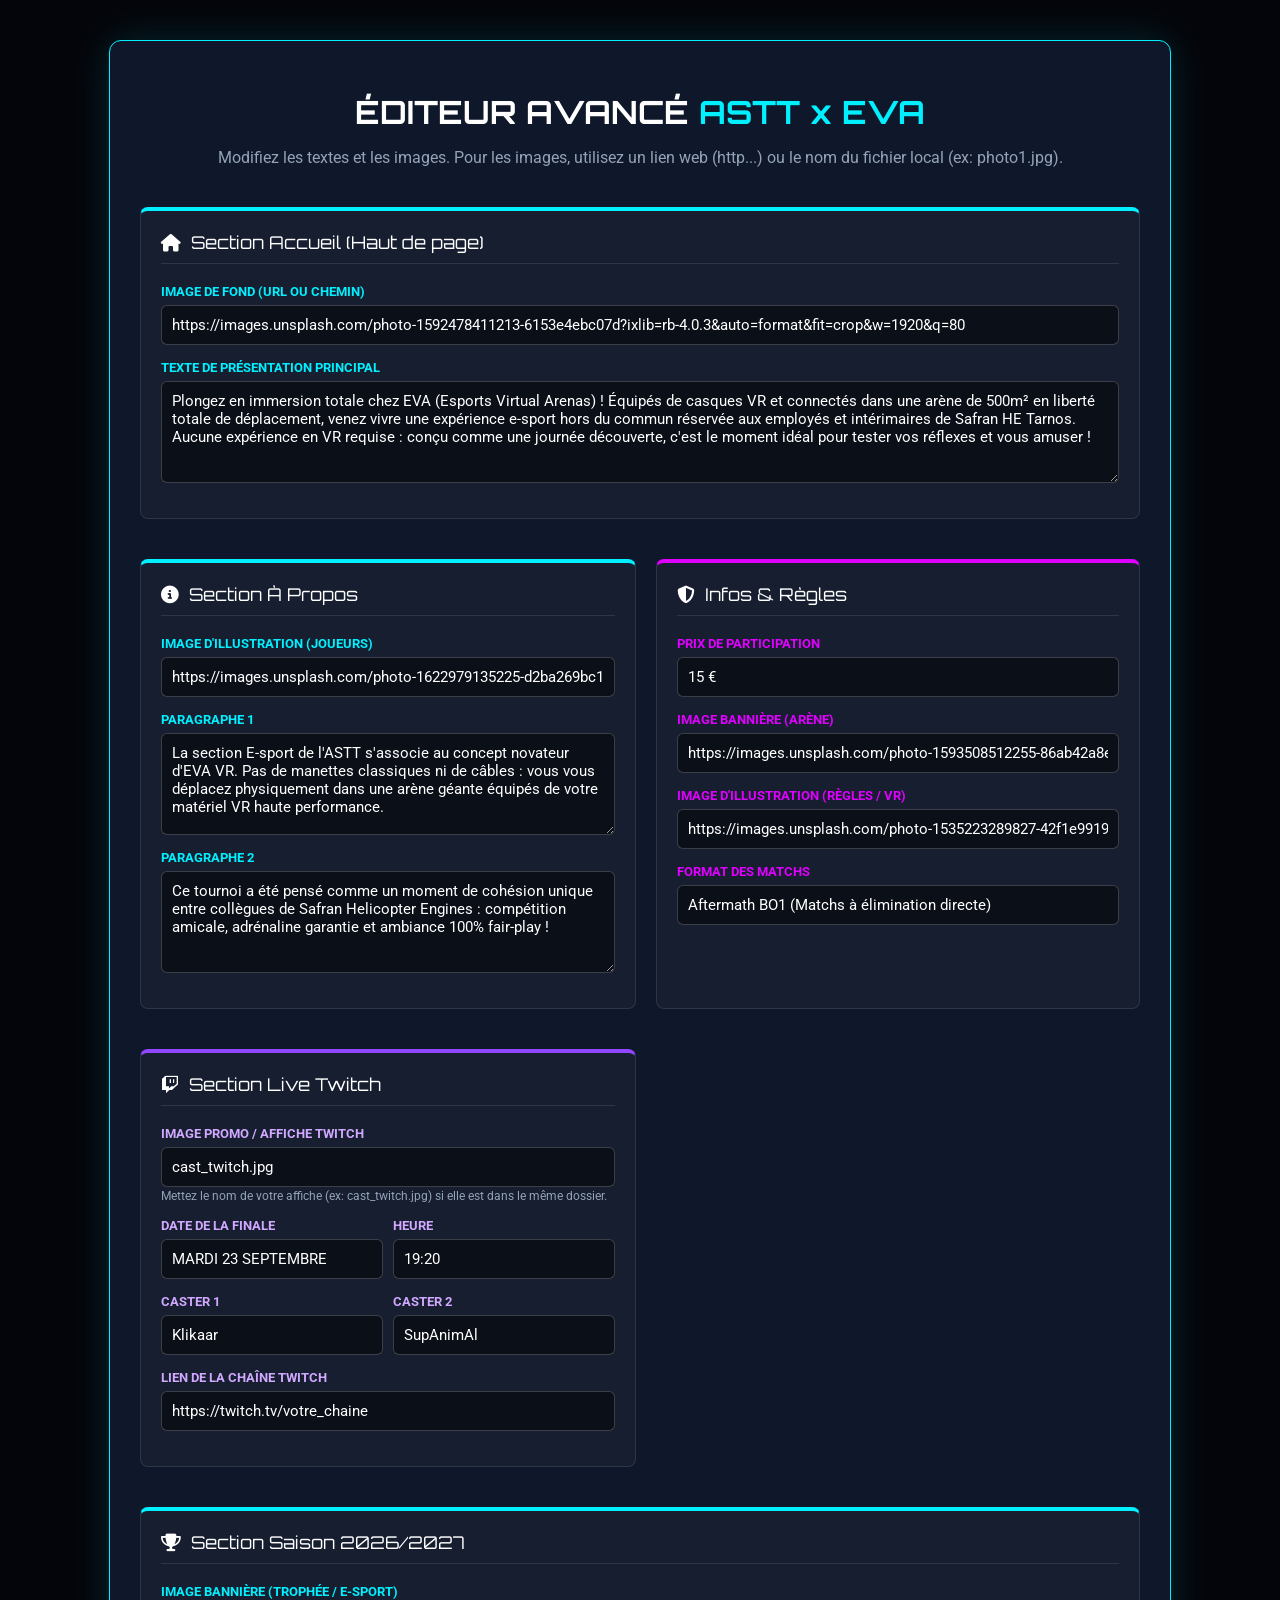
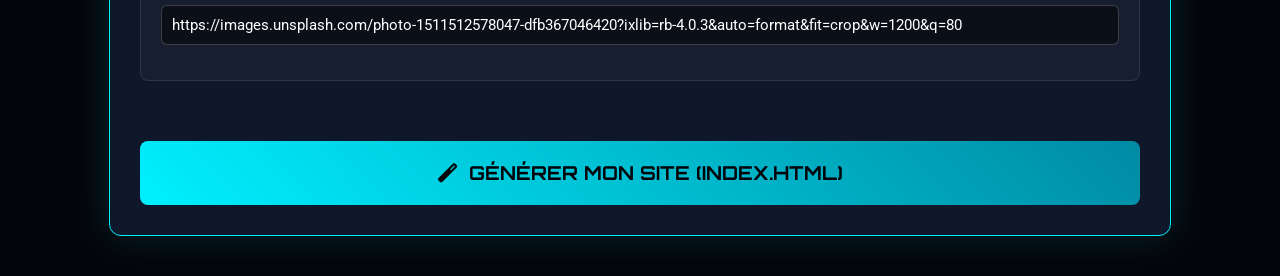
<file: admin.html>
<!DOCTYPE html>
<html lang="fr">
<head>
    <meta charset="UTF-8">
    <meta name="viewport" content="width=device-width, initial-scale=1.0">
    <title>ASTT Admin Pro - Éditeur Avancé</title>
    <link href="https://fonts.googleapis.com/css2?family=Orbitron:wght@700&family=Roboto:wght@400;700&display=swap" rel="stylesheet">
    <link rel="stylesheet" href="https://cdnjs.cloudflare.com/ajax/libs/font-awesome/6.4.0/css/all.min.css">
    <style>
        :root {
            --bg-dark: #04050a;
            --bg-card: #0f172a;
            --cyan: #00f0ff;
            --magenta: #e000ff;
            --twitch: #9146FF;
            --text: #e2e8f0;
        }

        body {
            background-color: var(--bg-dark);
            color: var(--text);
            font-family: 'Roboto', sans-serif;
            padding: 40px 20px;
            margin: 0;
        }

        .admin-container {
            max-width: 1000px;
            margin: 0 auto;
            background: var(--bg-card);
            border: 1px solid var(--cyan);
            border-radius: 12px;
            padding: 30px;
            box-shadow: 0 0 40px rgba(0, 240, 255, 0.15);
        }

        h1 {
            font-family: 'Orbitron', sans-serif;
            color: #fff;
            text-align: center;
            font-size: 2rem;
            margin-bottom: 5px;
        }

        h1 span { color: var(--cyan); }

        p.subtitle {
            text-align: center;
            color: #94a3b8;
            margin-bottom: 40px;
        }

        .editor-grid {
            display: grid;
            grid-template-columns: 1fr 1fr;
            gap: 20px;
        }

        .section-box {
            background: rgba(255, 255, 255, 0.03);
            border: 1px solid rgba(255, 255, 255, 0.1);
            border-top: 4px solid var(--cyan);
            border-radius: 8px;
            padding: 20px;
            margin-bottom: 20px;
        }

        .section-box.magenta { border-top-color: var(--magenta); }
        .section-box.twitch { border-top-color: var(--twitch); }
        .section-box.full-width { grid-column: 1 / -1; }

        .section-title {
            font-family: 'Orbitron', sans-serif;
            font-size: 1.1rem;
            color: #fff;
            margin-bottom: 20px;
            display: flex;
            align-items: center;
            gap: 10px;
            padding-bottom: 10px;
            border-bottom: 1px solid rgba(255,255,255,0.1);
        }

        .form-group {
            display: flex;
            flex-direction: column;
            gap: 6px;
            margin-bottom: 15px;
        }

        label {
            font-weight: 700;
            font-size: 0.8rem;
            color: var(--cyan);
            text-transform: uppercase;
        }
        
        .section-box.magenta label { color: var(--magenta); }
        .section-box.twitch label { color: #d1a8ff; }

        input[type="text"], input[type="url"], textarea {
            background: rgba(0, 0, 0, 0.5);
            border: 1px solid rgba(255, 255, 255, 0.2);
            border-radius: 6px;
            padding: 10px;
            color: #fff;
            font-size: 0.95rem;
            outline: none;
            transition: 0.3s;
            font-family: 'Roboto', sans-serif;
        }

        textarea {
            resize: vertical;
            min-height: 80px;
        }

        input:focus, textarea:focus {
            border-color: var(--cyan);
            box-shadow: 0 0 10px rgba(0, 240, 255, 0.2);
        }

        .help-text {
            font-size: 0.75rem;
            color: #94a3b8;
            margin-top: -4px;
        }

        .btn-generate {
            grid-column: 1 / -1;
            background: linear-gradient(45deg, var(--cyan), #008ba3);
            color: #04050a;
            border: none;
            padding: 20px;
            font-family: 'Orbitron', sans-serif;
            font-weight: 700;
            font-size: 1.2rem;
            border-radius: 8px;
            cursor: pointer;
            transition: 0.3s ease;
            display: flex;
            align-items: center;
            justify-content: center;
            gap: 12px;
            margin-top: 20px;
        }

        .btn-generate:hover {
            box-shadow: 0 0 30px rgba(0, 240, 255, 0.5);
            transform: translateY(-3px);
        }

        @media (max-width: 768px) {
            .editor-grid { grid-template-columns: 1fr; }
        }
    </style>
</head>
<body>

    <div class="admin-container">
        <h1>ÉDITEUR AVANCÉ <span>ASTT x EVA</span></h1>
        <p class="subtitle">Modifiez les textes et les images. Pour les images, utilisez un lien web (http...) ou le nom du fichier local (ex: photo1.jpg).</p>

        <form id="editorForm" class="editor-grid">
            
            <!-- SECTION ACCUEIL (HERO) -->
            <div class="section-box full-width">
                <div class="section-title"><i class="fas fa-home"></i> Section Accueil (Haut de page)</div>
                <div class="form-group">
                    <label>Image de fond (URL ou chemin)</label>
                    <input type="text" id="heroBg" value="https://images.unsplash.com/photo-1592478411213-6153e4ebc07d?ixlib=rb-4.0.3&auto=format&fit=crop&w=1920&q=80">
                </div>
                <div class="form-group">
                    <label>Texte de présentation principal</label>
                    <textarea id="heroDesc">Plongez en immersion totale chez EVA (Esports Virtual Arenas) ! Équipés de casques VR et connectés dans une arène de 500m² en liberté totale de déplacement, venez vivre une expérience e-sport hors du commun réservée aux employés et intérimaires de Safran HE Tarnos.
Aucune expérience en VR requise : conçu comme une journée découverte, c'est le moment idéal pour tester vos réflexes et vous amuser !</textarea>
                </div>
            </div>

            <!-- SECTION À PROPOS -->
            <div class="section-box">
                <div class="section-title"><i class="fas fa-info-circle"></i> Section À Propos</div>
                <div class="form-group">
                    <label>Image d'illustration (Joueurs)</label>
                    <input type="text" id="aboutImg" value="https://images.unsplash.com/photo-1622979135225-d2ba269bc1bd?ixlib=rb-4.0.3&auto=format&fit=crop&w=1000&q=80">
                </div>
                <div class="form-group">
                    <label>Paragraphe 1</label>
                    <textarea id="aboutP1">La section E-sport de l'ASTT s'associe au concept novateur d'EVA VR. Pas de manettes classiques ni de câbles : vous vous déplacez physiquement dans une arène géante équipés de votre matériel VR haute performance.</textarea>
                </div>
                <div class="form-group">
                    <label>Paragraphe 2</label>
                    <textarea id="aboutP2">Ce tournoi a été pensé comme un moment de cohésion unique entre collègues de Safran Helicopter Engines : compétition amicale, adrénaline garantie et ambiance 100% fair-play !</textarea>
                </div>
            </div>

            <!-- SECTION INFOS & RÈGLES -->
            <div class="section-box magenta">
                <div class="section-title"><i class="fas fa-shield-alt"></i> Infos & Règles</div>
                <div class="form-group">
                    <label>Prix de participation</label>
                    <input type="text" id="price" value="15 €">
                </div>
                <div class="form-group">
                    <label>Image bannière (Arène)</label>
                    <input type="text" id="arenaImg" value="https://images.unsplash.com/photo-1593508512255-86ab42a8e620?ixlib=rb-4.0.3&auto=format&fit=crop&w=1200&q=80">
                </div>
                <div class="form-group">
                    <label>Image d'illustration (Règles / VR)</label>
                    <input type="text" id="rulesImg" value="https://images.unsplash.com/photo-1535223289827-42f1e9919769?ixlib=rb-4.0.3&auto=format&fit=crop&w=1000&q=80">
                </div>
                <div class="form-group">
                    <label>Format des matchs</label>
                    <input type="text" id="format" value="Aftermath BO1 (Matchs à élimination directe)">
                </div>
            </div>

            <!-- SECTION TWITCH -->
            <div class="section-box twitch">
                <div class="section-title"><i class="fab fa-twitch"></i> Section Live Twitch</div>
                <div class="form-group">
                    <label>Image Promo / Affiche Twitch</label>
                    <input type="text" id="twitchImg" value="cast_twitch.jpg">
                    <span class="help-text">Mettez le nom de votre affiche (ex: cast_twitch.jpg) si elle est dans le même dossier.</span>
                </div>
                <div style="display: grid; grid-template-columns: 1fr 1fr; gap: 10px;">
                    <div class="form-group">
                        <label>Date de la Finale</label>
                        <input type="text" id="twitchDate" value="MARDI 23 SEPTEMBRE">
                    </div>
                    <div class="form-group">
                        <label>Heure</label>
                        <input type="text" id="twitchTime" value="19:20">
                    </div>
                </div>
                <div style="display: grid; grid-template-columns: 1fr 1fr; gap: 10px;">
                    <div class="form-group">
                        <label>Caster 1</label>
                        <input type="text" id="caster1" value="Klikaar">
                    </div>
                    <div class="form-group">
                        <label>Caster 2</label>
                        <input type="text" id="caster2" value="SupAnimAl">
                    </div>
                </div>
                <div class="form-group">
                    <label>Lien de la chaîne Twitch</label>
                    <input type="text" id="twitchUrl" value="https://twitch.tv/votre_chaine">
                </div>
            </div>

            <!-- SECTION SAISON 2026 -->
            <div class="section-box full-width">
                <div class="section-title"><i class="fas fa-trophy"></i> Section Saison 2026/2027</div>
                <div class="form-group">
                    <label>Image bannière (Trophée / E-sport)</label>
                    <input type="text" id="seasonImg" value="https://images.unsplash.com/photo-1511512578047-dfb367046420?ixlib=rb-4.0.3&auto=format&fit=crop&w=1200&q=80">
                </div>
            </div>

            <button type="button" class="btn-generate" onclick="generateAndDownload()">
                <i class="fas fa-magic"></i> GÉNÉRER MON SITE (INDEX.HTML)
            </button>
        </form>
    </div>

    <script>
        function generateAndDownload() {
            // Récupération des valeurs
            const heroBg = document.getElementById('heroBg').value;
            const heroDesc = document.getElementById('heroDesc').value.replace(/\n/g, '<br>');
            const aboutImg = document.getElementById('aboutImg').value;
            const aboutP1 = document.getElementById('aboutP1').value;
            const aboutP2 = document.getElementById('aboutP2').value;
            const price = document.getElementById('price').value;
            const arenaImg = document.getElementById('arenaImg').value;
            const rulesImg = document.getElementById('rulesImg').value;
            const format = document.getElementById('format').value;
            
            const twitchImg = document.getElementById('twitchImg').value;
            const twitchDate = document.getElementById('twitchDate').value;
            const twitchTime = document.getElementById('twitchTime').value;
            const caster1 = document.getElementById('caster1').value;
            const caster2 = document.getElementById('caster2').value;
            const twitchUrl = document.getElementById('twitchUrl').value;
            const seasonImg = document.getElementById('seasonImg').value;

            // Template HTML mis à jour dynamiquement
            const htmlContent = `<!DOCTYPE html>
<html lang="fr">
<head>
    <meta charset="UTF-8">
    <meta name="viewport" content="width=device-width, initial-scale=1.0">
    <title>ASTT E-sport x Safran - Tournoi VR chez EVA</title>
    <link rel="stylesheet" href="style.css">
    <link href="https://fonts.googleapis.com/css2?family=Orbitron:wght@400;700;900&family=Rajdhani:wght@600;700&family=Roboto:wght@300;400;700&display=swap" rel="stylesheet">
    <link rel="stylesheet" href="https://cdnjs.cloudflare.com/ajax/libs/font-awesome/6.4.0/css/all.min.css">
    <style>
        .hero-eva { background: url('${heroBg}') center/cover no-repeat fixed; }
    </style>
</head>
<body class="eva-theme">

    <header id="navbar">
        <a href="#hero" class="logo">ASTT <span>E-SPORT</span> <span class="eva-tag-nav">x EVA VR</span></a>
        <nav>
            <ul class="nav-links">
                <li><a href="#hero">Accueil</a></li>
                <li><a href="#about">À propos</a></li>
                <li><a href="#infos">Infos</a></li>
                <li><a href="#rules">Règles</a></li>
                <li><a href="#twitch" class="nav-twitch"><i class="fab fa-twitch"></i> Live Twitch</a></li>
                <li><a href="#season2026">Saison 26/27</a></li>
            </ul>
        </nav>
        <a href="#register" class="cta-btn pulse-btn"><i class="fas fa-crosshair"></i> S'inscrire</a>
        <button class="burger" aria-label="Menu"><i class="fas fa-bars"></i></button>
    </header>

    <section id="hero" class="hero-eva">
        <div class="hero-overlay"></div>
        <div class="hero-grid-pattern"></div>
        <div class="hero-content">
            <span class="badge badge-eva"><i class="fas fa-vr-cardboard"></i> ARÈNE EVA VR • 100% Débutants</span>
            <h1>TOURNOI E-SPORT VR <span>SAFRAN</span></h1>
            <p>${heroDesc}</p>
            <div class="hero-buttons">
                <a href="#infos" class="btn-primary"><i class="fas fa-play"></i> Entrer dans l'Arène</a>
                <a href="#rules" class="btn-secondary"><i class="fas fa-shield-alt"></i> Voir les règles</a>
            </div>
        </div>
    </section>

    <section id="about" class="section-padding eva-grid-bg">
        <div class="container reveal">
            <div class="section-header">
                <span class="section-tag"><i class="fas fa-microchip"></i> IMMERSION ULTIME</span>
                <h2 class="section-title">L'Esprit <span>ASTT x EVA</span></h2>
            </div>
            <div class="about-grid">
                <div class="about-text">
                    <p class="text-intro"><strong>${aboutP1}</strong></p>
                    <p class="text-intro">${aboutP2}</p>
                </div>
                <div class="about-image-wrapper img-hud-frame">
                    <img src="${aboutImg}" alt="Joueurs en arène VR EVA" class="section-img">
                    <div class="img-badge"><i class="fas fa-walking"></i> Déplacement 100% Libre</div>
                </div>
            </div>
        </div>
    </section>

    <section id="infos" class="section-padding bg-darker">
        <div class="container">
            <div class="section-header reveal">
                <span class="section-tag">INFORMATIONS ÉVÉNEMENT</span>
                <h2 class="section-title">Informations <span>Clés</span></h2>
            </div>
            <div class="info-grid">
                <div class="info-card reveal hud-card">
                    <div class="card-icon-wrapper"><i class="fas fa-id-badge card-icon"></i></div>
                    <h3>Accès Restreint</h3>
                    <p>Exclusivement réservé au personnel Safran Helicopter Engines.</p>
                </div>
                <div class="info-card reveal hud-card">
                    <div class="card-icon-wrapper"><i class="fas fa-vr-cardboard card-icon"></i></div>
                    <h3>Arène Free-Roam</h3>
                    <p>Déplacements libres à 100% sans câbles sur 500m² d'arène.</p>
                </div>
                <div class="info-card reveal hud-card">
                    <div class="card-icon-wrapper"><i class="fas fa-ticket-alt card-icon"></i></div>
                    <h3>Tarif</h3>
                    <p class="price">${price}</p>
                    <p>Frais de participation</p>
                </div>
                <div class="info-card reveal hud-card">
                    <div class="card-icon-wrapper"><i class="fas fa-users card-icon"></i></div>
                    <h3>Places Limitées</h3>
                    <p>Inscrivez votre escouade pour garantir votre créneau !</p>
                </div>
            </div>

            <div class="arena-banner reveal img-hud-frame">
                <img src="${arenaImg}" alt="Arène EVA VR" class="banner-img">
                <div class="banner-overlay">
                    <div class="banner-caption">
                        <h3><i class="fas fa-map-marker-alt"></i> Arène EVA Tarnos</h3>
                        <p>500 m² de terrain de jeu futuriste en lumière noire et marquage numérique</p>
                    </div>
                </div>
            </div>
        </div>
    </section>

    <section id="rules" class="section-padding eva-grid-bg">
        <div class="container reveal">
            <div class="section-header">
                <span class="section-tag">SÉCURITÉ & FAIR-PLAY</span>
                <h2 class="section-title">Les Règles de <span>L'Arène</span></h2>
            </div>
            <div class="rules-grid">
                <ul class="rules-list">
                    <li><i class="fas fa-check-circle"></i> <span><strong>Respect & Fair-play :</strong> Esprit d'équipe exigé. Tout comportement dangereux dans l'arène est proscrit.</span></li>
                    <li><i class="fas fa-check-circle"></i> <span><strong>Équipement fourni :</strong> Casque VR et fusil haptique fournis et calibrés.</span></li>
                    <li><i class="fas fa-check-circle"></i> <span><strong>Ponctualité Briefing :</strong> Arrivez 15 minutes avant votre créneau pour le briefing de sécurité.</span></li>
                    <li><i class="fas fa-check-circle"></i> <span><strong>Format :</strong> ${format}.</span></li>
                </ul>
                <div class="rules-image-wrapper img-hud-frame">
                    <img src="${rulesImg}" alt="Matériel VR" class="section-img">
                    <div class="img-badge magenta-badge"><i class="fas fa-crosshair"></i> Matériel Pro Calibré</div>
                </div>
            </div>
        </div>
    </section>

    <section id="twitch" class="section-padding bg-darker twitch-section-wrapper">
        <div class="container reveal">
            <div class="section-header">
                <span class="section-tag twitch-tag"><i class="fab fa-twitch"></i> TRANSMISSION EN DIRECT</span>
                <h2 class="section-title">Rendez-vous sur <span>Twitch</span></h2>
            </div>
            <div class="twitch-card">
                <div class="twitch-img-container">
                    <img src="${twitchImg}" alt="Affiche Finale Twitch" class="twitch-promo-img">
                    <div class="twitch-overlay-badge"><i class="fas fa-circle"></i> CANAL OFFICIEL EVA</div>
                </div>
                <div class="twitch-details">
                    <div class="twitch-badge"><i class="fab fa-twitch"></i> LIVE EVENT VR</div>
                    <div class="date-block">
                        <span class="day">${twitchDate}</span>
                        <span class="time"><i class="far fa-clock"></i> À ${twitchTime} (Heure de Paris)</span>
                    </div>
                    <div class="casters-box">
                        <span class="casters-title"><i class="fas fa-microphone-alt"></i> Aux commentaires :</span>
                        <p class="casters-names">Le grand <span class="caster-highlight">${caster1}</span> & notre champion SAFRAN <span class="caster-highlight">${caster2}</span></p>
                    </div>
                    <div class="support-text">
                        <h3>VENEZ TOUS SOUTENIR VOTRE ÉQUIPE !</h3>
                        <p>Rejoignez le chat, soutenez vos collègues et vivez la finale comme si vous y étiez.</p>
                    </div>
                    <div class="twitch-actions">
                        <a href="${twitchUrl}" target="_blank" class="btn-twitch pulse-twitch"><i class="fab fa-twitch"></i> REJOINDRE LE DIRECT</a>
                    </div>
                </div>
            </div>
        </div>
    </section>

    <section id="season2026" class="section-padding eva-grid-bg">
        <div class="container reveal">
            <div class="section-header">
                <span class="section-tag">PERSPECTIVES</span>
                <h2 class="section-title">Saison <span>2026/2027</span></h2>
            </div>
            <div class="season-highlight-banner img-hud-frame reveal">
                <img src="${seasonImg}" alt="Compétition E-sport" class="banner-img">
                <div class="banner-overlay">
                    <div class="banner-caption">
                        <h3><i class="fas fa-trophy"></i> Deviens Membre ASTT E-Sport</h3>
                        <p>Participe aux entraînements réguliers et représente Safran !</p>
                    </div>
                </div>
            </div>
        </div>
    </section>

    <footer class="footer">
        <div class="container footer-content">
            <div class="footer-logo">ASTT <span>E-SPORT</span> <small class="eva-foot-sub">x EVA VR</small></div>
            <div class="footer-socials">
                <a href="${twitchUrl}" class="social-link" title="Twitch" target="_blank"><i class="fab fa-twitch"></i></a>
            </div>
        </div>
        <div class="footer-bottom text-center">
            <p>&copy; 2026 ASTT E-sport. Événement non-officiel organisé pour les collaborateurs de Safran Helicopter Engines.</p>
        </div>
    </footer>

    <script src="script.js"><\/script>
</body>
</html>`;

            // Téléchargement
            const blob = new Blob([htmlContent], { type: 'text/html' });
            const link = document.createElement('a');
            link.href = URL.createObjectURL(blob);
            link.download = 'index.html';
            link.click();
        }
    </script>
</body>
</html>
</file>
<file: style.css>
/* ==========================================================================
   VARIABLES & DESIGN SYSTEM (INSPIRÉ DE L'ESTHÉTIQUE EVA VR & CYBER)
   ========================================================================== */
   :root {
    /* Couleurs Principales EVA (Neon Cyan & VR Magenta) */
    --primary-color: #00f0ff;
    --primary-dark: #008ba3;
    --eva-magenta: #e000ff;
    --accent-gold: #ffb703;
    
    /* Touche Violette Twitch */
    --twitch-purple: #9146FF;
    --twitch-dark-purple: #6441a5;
    --twitch-glow: rgba(145, 70, 255, 0.45);

    /* Arrière-plans foncés style Arène EVA */
    --bg-dark: #090c15;
    --bg-darker: #04050a;
    --bg-card: rgba(15, 23, 42, 0.65);
    
    --text-main: #e2e8f0;
    --text-light: #94a3b8;
    --white: #ffffff;
    
    --font-heading: 'Orbitron', sans-serif;
    --font-subheading: 'Rajdhani', sans-serif;
    --font-body: 'Roboto', sans-serif;
}

* {
    margin: 0;
    padding: 0;
    box-sizing: border-box;
}

html {
    scroll-behavior: smooth;
}

body.eva-theme {
    background-color: var(--bg-darker);
    color: var(--text-main);
    font-family: var(--font-body);
    line-height: 1.6;
    overflow-x: hidden;
}

.container {
    max-width: 1200px;
    margin: 0 auto;
    padding: 0 20px;
}

.section-padding {
    padding: 95px 0;
}

.bg-dark {
    background-color: var(--bg-dark);
}

.bg-darker {
    background-color: var(--bg-darker);
}

.text-center {
    text-align: center;
}

.text-intro {
    font-size: 1.05rem;
    color: var(--text-light);
    line-height: 1.7;
    margin-bottom: 15px;
}

/* ==========================================================================
   FOND QUADRILLAGE DIGITALE "EVA VR GRID"
   ========================================================================== */
.eva-grid-bg {
    position: relative;
    background-color: var(--bg-dark);
    background-image: 
        linear-gradient(to right, rgba(0, 240, 255, 0.04) 1px, transparent 1px),
        linear-gradient(to bottom, rgba(0, 240, 255, 0.04) 1px, transparent 1px);
    background-size: 50px 50px;
}

/* ==========================================================================
   TITRES & EN-TÊTES DE SECTION
   ========================================================================== */
.section-header {
    text-align: center;
    margin-bottom: 50px;
}

.section-tag {
    font-family: var(--font-subheading);
    font-size: 0.95rem;
    color: var(--primary-color);
    letter-spacing: 3px;
    font-weight: 700;
    text-transform: uppercase;
    display: inline-block;
    margin-bottom: 8px;
}

.twitch-tag {
    color: var(--twitch-purple);
}

.section-title {
    font-family: var(--font-heading);
    font-size: 2.3rem;
    text-transform: uppercase;
    color: var(--white);
    letter-spacing: 2px;
}

.section-title span {
    color: var(--primary-color);
    text-shadow: 0 0 15px rgba(0, 240, 255, 0.5);
}

/* ==========================================================================
   NAVIGATION
   ========================================================================== */
header, #navbar {
    position: fixed;
    top: 0;
    left: 0;
    width: 100%;
    background: rgba(4, 5, 10, 0.88);
    backdrop-filter: blur(14px);
    -webkit-backdrop-filter: blur(14px);
    z-index: 1000;
    border-bottom: 1px solid rgba(0, 240, 255, 0.1);
    padding: 18px 50px;
    display: flex;
    justify-content: space-between;
    align-items: center;
    transition: 0.3s ease;
}

header.scrolled {
    padding: 13px 50px;
    box-shadow: 0 4px 25px rgba(0, 0, 0, 0.8);
    border-bottom-color: rgba(0, 240, 255, 0.25);
}

.logo {
    font-family: var(--font-heading);
    font-size: 1.4rem;
    font-weight: 900;
    color: var(--white);
    text-decoration: none;
    letter-spacing: 1px;
    display: flex;
    align-items: center;
    gap: 8px;
}

.logo span {
    color: var(--primary-color);
}

.eva-tag-nav {
    font-size: 0.75rem;
    background: rgba(224, 0, 255, 0.15);
    border: 1px solid var(--eva-magenta);
    color: var(--eva-magenta);
    padding: 2px 8px;
    border-radius: 4px;
    font-family: var(--font-subheading);
}

.nav-links {
    display: flex;
    align-items: center;
    list-style: none;
    gap: 25px;
}

.nav-links a {
    color: var(--text-light);
    text-decoration: none;
    font-family: var(--font-subheading);
    font-size: 1.05rem;
    font-weight: 600;
    text-transform: uppercase;
    transition: 0.3s ease;
}

.nav-links a:hover {
    color: var(--primary-color);
}

.nav-links a.nav-twitch {
    color: var(--twitch-purple);
    border: 1px solid rgba(145, 70, 255, 0.4);
    padding: 6px 14px;
    border-radius: 20px;
    background: rgba(145, 70, 255, 0.1);
}

.nav-links a.nav-twitch:hover {
    background: var(--twitch-purple);
    color: var(--white);
    box-shadow: 0 0 15px var(--twitch-glow);
}

.burger {
    display: none;
    background: none;
    border: none;
    color: var(--white);
    font-size: 1.5rem;
    cursor: pointer;
}

/* ==========================================================================
   BOUTONS & CTA
   ========================================================================== */
.btn-primary, .cta-btn {
    display: inline-flex;
    align-items: center;
    gap: 10px;
    background: linear-gradient(45deg, var(--primary-color), var(--primary-dark));
    color: var(--bg-darker);
    padding: 14px 28px;
    text-decoration: none;
    font-family: var(--font-heading);
    font-weight: 700;
    font-size: 0.95rem;
    border-radius: 6px;
    transition: 0.3s ease;
    text-transform: uppercase;
    border: none;
    cursor: pointer;
}

.btn-primary:hover, .cta-btn:hover {
    box-shadow: 0 0 25px rgba(0, 240, 255, 0.7);
    transform: translateY(-3px);
    color: var(--bg-darker);
}

.btn-secondary {
    display: inline-flex;
    align-items: center;
    gap: 10px;
    background: rgba(255, 255, 255, 0.03);
    border: 1px solid rgba(224, 0, 255, 0.4);
    color: var(--white);
    padding: 14px 28px;
    text-decoration: none;
    font-family: var(--font-heading);
    font-weight: 700;
    font-size: 0.95rem;
    border-radius: 6px;
    transition: 0.3s ease;
    text-transform: uppercase;
}

.btn-secondary:hover {
    background: rgba(224, 0, 255, 0.2);
    border-color: var(--eva-magenta);
    box-shadow: 0 0 20px rgba(224, 0, 255, 0.4);
    color: var(--white);
    transform: translateY(-3px);
}

.pulse-btn {
    animation: pulse 2.5s infinite;
}

@keyframes pulse {
    0% { box-shadow: 0 0 0 0 rgba(0, 240, 255, 0.7); }
    70% { box-shadow: 0 0 0 15px rgba(0, 240, 255, 0); }
    100% { box-shadow: 0 0 0 0 rgba(0, 240, 255, 0); }
}

/* ==========================================================================
   HERO SECTION
   ========================================================================== */
.hero-eva {
    position: relative;
    padding: 180px 20px 110px;
    display: flex;
    align-items: center;
    justify-content: center;
    text-align: center;
    min-height: 90vh;
    background: url('https://images.unsplash.com/photo-1592478411213-6153e4ebc07d?ixlib=rb-4.0.3&auto=format&fit=crop&w=1920&q=80') center/cover no-repeat fixed;
    overflow: hidden;
}

.hero-overlay {
    position: absolute;
    top: 0;
    left: 0;
    width: 100%;
    height: 100%;
    background: 
        radial-gradient(circle at center, rgba(14, 11, 28, 0.65) 0%, rgba(4, 5, 10, 0.95) 85%),
        linear-gradient(180deg, rgba(4, 5, 10, 0.5) 0%, rgba(4, 5, 10, 1) 100%);
    z-index: 1;
}

.hero-grid-pattern {
    position: absolute;
    top: 0;
    left: 0;
    width: 100%;
    height: 100%;
    background-image: 
        linear-gradient(to right, rgba(0, 240, 255, 0.05) 1px, transparent 1px),
        linear-gradient(to bottom, rgba(224, 0, 255, 0.05) 1px, transparent 1px);
    background-size: 60px 60px;
    z-index: 1;
    pointer-events: none;
}

.hero-content {
    position: relative;
    z-index: 2;
    max-width: 880px;
}

.badge-eva {
    display: inline-flex;
    align-items: center;
    gap: 8px;
    background: rgba(0, 240, 255, 0.1);
    border: 1px solid var(--primary-color);
    color: var(--primary-color);
    font-family: var(--font-subheading);
    font-weight: 700;
    padding: 6px 20px;
    border-radius: 30px;
    font-size: 0.9rem;
    margin-bottom: 25px;
    letter-spacing: 1.5px;
    box-shadow: 0 0 15px rgba(0, 240, 255, 0.25);
}

.hero-eva h1 {
    font-family: var(--font-heading);
    font-size: 3.6rem;
    color: var(--white);
    text-transform: uppercase;
    line-height: 1.1;
    margin-bottom: 20px;
}

.hero-eva h1 span {
    color: var(--primary-color);
    text-shadow: 0 0 20px rgba(0, 240, 255, 0.6);
}

.hero-eva p {
    font-size: 1.15rem;
    color: var(--text-main);
    margin-bottom: 35px;
    max-width: 780px;
    margin-left: auto;
    margin-right: auto;
    line-height: 1.7;
}

.hero-buttons {
    display: flex;
    justify-content: center;
    gap: 20px;
    flex-wrap: wrap;
}

/* ==========================================================================
   STYLE DES PHOTOS AVEC CADRE "HUD CYBER"
   ========================================================================== */
.img-hud-frame {
    position: relative;
    border-radius: 12px;
    overflow: hidden;
    border: 1px solid rgba(0, 240, 255, 0.3);
    box-shadow: 0 0 25px rgba(0, 240, 255, 0.15);
    transition: 0.4s ease;
}

.img-hud-frame:hover {
    border-color: var(--primary-color);
    box-shadow: 0 0 35px rgba(0, 240, 255, 0.35);
    transform: translateY(-4px);
}

.section-img {
    width: 100%;
    height: 100%;
    object-fit: cover;
    display: block;
}

.img-badge {
    position: absolute;
    bottom: 15px;
    left: 15px;
    background: rgba(4, 5, 10, 0.85);
    border: 1px solid var(--primary-color);
    color: var(--primary-color);
    font-family: var(--font-subheading);
    font-weight: 700;
    font-size: 0.85rem;
    padding: 6px 14px;
    border-radius: 6px;
    backdrop-filter: blur(8px);
}

.magenta-badge {
    border-color: var(--eva-magenta);
    color: var(--eva-magenta);
}

/* ==========================================================================
   SECTION À PROPOS (GRID AVEC PHOTO)
   ========================================================================== */
.about-grid {
    display: grid;
    grid-template-columns: 1.1fr 0.9fr;
    gap: 40px;
    align-items: center;
}

.about-image-wrapper {
    height: 320px;
}

/* ==========================================================================
   BANNIÈRES PHOTO LARGE (INFOS & SAISON 2026)
   ========================================================================== */
.arena-banner, .season-highlight-banner {
    width: 100%;
    height: 280px;
    margin-top: 50px;
    position: relative;
}

.banner-img {
    width: 100%;
    height: 100%;
    object-fit: cover;
}

.banner-overlay {
    position: absolute;
    inset: 0;
    background: linear-gradient(0deg, rgba(4, 5, 10, 0.95) 0%, rgba(4, 5, 10, 0.3) 100%);
    display: flex;
    align-items: flex-end;
    padding: 25px 35px;
}

.banner-caption h3 {
    font-family: var(--font-heading);
    font-size: 1.4rem;
    color: var(--primary-color);
    margin-bottom: 5px;
}

.banner-caption p {
    color: var(--text-main);
    font-size: 0.95rem;
}

/* ==========================================================================
   SECTION RÈGLES (GRID AVEC PHOTO)
   ========================================================================== */
.rules-grid {
    display: grid;
    grid-template-columns: 1.1fr 0.9fr;
    gap: 40px;
    align-items: center;
}

.rules-image-wrapper {
    height: 340px;
}

/* ==========================================================================
   CARTES HUD TACTIQUES
   ========================================================================== */
.info-grid, .offer-grid {
    display: grid;
    grid-template-columns: repeat(auto-fit, minmax(250px, 1fr));
    gap: 30px;
}

.hud-card {
    position: relative;
    background: var(--bg-card);
    border: 1px solid rgba(0, 240, 255, 0.15);
    backdrop-filter: blur(8px);
    padding: 35px 25px;
    border-radius: 12px;
    text-align: center;
    transition: 0.35s ease;
    overflow: hidden;
}

.hud-card::before {
    content: '';
    position: absolute;
    top: 0;
    left: 0;
    width: 100%;
    height: 3px;
    background: linear-gradient(90deg, transparent, var(--primary-color), transparent);
    opacity: 0.3;
    transition: 0.35s ease;
}

.hud-card:hover {
    border-color: var(--primary-color);
    transform: translateY(-6px);
    box-shadow: 0 10px 30px rgba(0, 240, 255, 0.15);
}

.hud-card:hover::before {
    opacity: 1;
}

.card-icon-wrapper {
    width: 65px;
    height: 65px;
    background: rgba(0, 240, 255, 0.08);
    border: 1px solid rgba(0, 240, 255, 0.2);
    border-radius: 50%;
    display: flex;
    align-items: center;
    justify-content: center;
    margin: 0 auto 20px;
    transition: 0.3s ease;
}

.hud-card:hover .card-icon-wrapper {
    background: var(--primary-color);
    box-shadow: 0 0 20px rgba(0, 240, 255, 0.5);
}

.hud-card:hover .card-icon {
    color: var(--bg-darker);
}

.card-icon {
    font-size: 1.7rem;
    color: var(--primary-color);
    transition: 0.3s ease;
}

.hud-card h3 {
    font-family: var(--font-heading);
    margin-bottom: 12px;
    color: var(--white);
    font-size: 1.2rem;
}

.hud-card p {
    color: var(--text-light);
    font-size: 0.95rem;
}

.price {
    font-family: var(--font-heading);
    font-size: 1.8rem;
    font-weight: 800;
    color: var(--primary-color);
    margin: 5px 0;
}

/* ==========================================================================
   SECTION TIMELINE / PLANNING
   ========================================================================== */
.timeline {
    max-width: 780px;
    margin: 0 auto;
    display: flex;
    flex-direction: column;
    gap: 20px;
}

.timeline-item {
    display: flex;
    align-items: center;
    gap: 25px;
    background: rgba(255, 255, 255, 0.02);
    border: 1px solid rgba(255, 255, 255, 0.06);
    padding: 22px 30px;
    border-radius: 10px;
}

.highlight-item {
    border-left: 4px solid var(--eva-magenta);
    background: rgba(224, 0, 255, 0.06);
}

.timeline .time {
    font-family: var(--font-heading);
    font-size: 1.2rem;
    color: var(--primary-color);
    font-weight: 700;
    min-width: 95px;
}

.timeline-content h4 {
    font-family: var(--font-heading);
    color: var(--white);
    font-size: 1.1rem;
    margin-bottom: 4px;
}

.timeline-content p {
    color: var(--text-light);
    font-size: 0.95rem;
}

/* ==========================================================================
   SECTION RÈGLES - LISTE
   ========================================================================== */
.rules-list {
    list-style: none;
    display: flex;
    flex-direction: column;
    gap: 15px;
}

.rules-list li {
    background: rgba(15, 23, 42, 0.65);
    border: 1px solid rgba(255, 255, 255, 0.05);
    border-left: 4px solid var(--primary-color);
    padding: 18px 22px;
    border-radius: 8px;
    display: flex;
    align-items: flex-start;
    gap: 15px;
    font-size: 0.98rem;
    color: var(--text-main);
}

.rules-list i {
    color: var(--primary-color);
    font-size: 1.3rem;
    margin-top: 3px;
}

/* ==========================================================================
   SECTION TWITCH
   ========================================================================== */
.twitch-card {
    background: rgba(255, 255, 255, 0.02);
    border: 1px solid rgba(145, 70, 255, 0.25);
    border-top: 3px solid var(--twitch-purple);
    border-radius: 16px;
    padding: 35px;
    display: flex;
    flex-direction: column;
    align-items: center;
    gap: 30px;
    max-width: 1050px;
    margin: 0 auto;
    transition: 0.4s ease;
    box-shadow: 0 0 35px rgba(145, 70, 255, 0.12);
}

.twitch-card:hover {
    border-color: var(--twitch-purple);
    box-shadow: 0 0 45px rgba(145, 70, 255, 0.25);
    transform: translateY(-4px);
}

.twitch-img-container {
    position: relative;
    width: 100%;
    max-width: 950px;
    border-radius: 12px;
    overflow: hidden;
    box-shadow: 0 0 25px rgba(0, 0, 0, 0.6);
}

.twitch-promo-img {
    width: 100%;
    height: auto;
    display: block;
    background-color: #111;
}

.twitch-overlay-badge {
    position: absolute;
    top: 15px;
    right: 15px;
    background: rgba(0, 0, 0, 0.75);
    border: 1px solid rgba(255, 255, 255, 0.2);
    color: var(--white);
    font-size: 0.75rem;
    font-family: var(--font-heading);
    padding: 6px 12px;
    border-radius: 4px;
    backdrop-filter: blur(5px);
}

.twitch-overlay-badge i {
    color: #ff4757;
    margin-right: 5px;
    font-size: 0.6rem;
}

.twitch-details {
    display: flex;
    flex-direction: column;
    width: 100%;
    gap: 22px;
    text-align: center;
    align-items: center;
}

.twitch-badge {
    display: inline-flex;
    align-items: center;
    gap: 8px;
    background: rgba(145, 70, 255, 0.12);
    border: 1px solid var(--twitch-purple);
    color: #d1a8ff;
    padding: 6px 18px;
    border-radius: 20px;
    font-size: 0.85rem;
    font-weight: 700;
    text-transform: uppercase;
    letter-spacing: 1px;
}

.date-block {
    display: flex;
    flex-direction: column;
    gap: 5px;
}

.date-block .day {
    font-family: var(--font-heading);
    font-size: 1.9rem;
    color: var(--white);
    font-weight: 800;
    letter-spacing: 1px;
}

.date-block .time {
    font-family: var(--font-subheading);
    font-size: 1.25rem;
    color: var(--primary-color);
    font-weight: 700;
}

.casters-box {
    background: rgba(145, 70, 255, 0.08);
    border-left: 3px solid var(--twitch-purple);
    padding: 16px 30px;
    border-radius: 6px;
    max-width: 800px;
    width: 100%;
}

.casters-title {
    font-size: 0.85rem;
    color: var(--text-light);
    text-transform: uppercase;
    letter-spacing: 1.5px;
    display: block;
}

.casters-title i {
    color: var(--twitch-purple);
    margin-right: 6px;
}

.casters-names {
    font-size: 1.25rem;
    color: var(--white);
    margin-top: 6px;
}

.caster-highlight {
    color: #e0c8ff;
    font-weight: 700;
    font-family: var(--font-heading);
    text-shadow: 0 0 10px rgba(145, 70, 255, 0.6);
}

.support-text {
    max-width: 850px;
}

.support-text h3 {
    font-family: var(--font-heading);
    font-size: 1.25rem;
    color: var(--accent-gold);
    margin-bottom: 10px;
    letter-spacing: 1px;
}

.support-text p {
    color: var(--text-main);
    font-size: 1.05rem;
    line-height: 1.6;
}

.twitch-actions {
    display: flex;
    flex-direction: column;
    align-items: center;
    gap: 12px;
    margin-top: 5px;
}

.btn-twitch {
    background: linear-gradient(45deg, var(--twitch-dark-purple), var(--twitch-purple));
    color: var(--white);
    padding: 16px 36px;
    text-decoration: none;
    font-family: var(--font-heading);
    font-weight: 700;
    font-size: 1.05rem;
    border-radius: 6px;
    transition: 0.3s ease;
    text-transform: uppercase;
    display: inline-flex;
    align-items: center;
    gap: 12px;
}

.btn-twitch:hover {
    box-shadow: 0 0 30px rgba(145, 70, 255, 0.8);
    transform: translateY(-3px);
    color: var(--white);
}

.chat-subtext {
    font-size: 0.9rem;
    color: var(--text-light);
    font-style: italic;
}

.pulse-twitch {
    animation: pulseTwitch 2.5s infinite;
}

@keyframes pulseTwitch {
    0% { box-shadow: 0 0 0 0 rgba(145, 70, 255, 0.7); }
    70% { box-shadow: 0 0 0 18px rgba(145, 70, 255, 0); }
    100% { box-shadow: 0 0 0 0 rgba(145, 70, 255, 0); }
}

/* ==========================================================================
   FOOTER
   ========================================================================== */
.footer {
    background-color: #030407;
    padding: 50px 0 25px;
    border-top: 1px solid rgba(0, 240, 255, 0.1);
}

.footer-content {
    display: flex;
    justify-content: space-between;
    align-items: center;
    flex-wrap: wrap;
    gap: 20px;
    padding-bottom: 30px;
    border-bottom: 1px solid rgba(255, 255, 255, 0.05);
    margin-bottom: 20px;
}

.footer-logo {
    font-family: var(--font-heading);
    font-size: 1.3rem;
    color: var(--white);
    font-weight: 900;
}

.footer-logo span {
    color: var(--primary-color);
}

.eva-foot-sub {
    font-family: var(--font-subheading);
    color: var(--eva-magenta);
    font-size: 0.85rem;
    margin-left: 6px;
}

.footer-socials {
    display: flex;
    gap: 15px;
}

.social-link {
    width: 40px;
    height: 40px;
    background: rgba(255, 255, 255, 0.04);
    border: 1px solid rgba(255, 255, 255, 0.08);
    border-radius: 50%;
    display: flex;
    align-items: center;
    justify-content: center;
    color: var(--white);
    text-decoration: none;
    transition: 0.3s ease;
}

.social-link:hover {
    background: var(--twitch-purple);
    border-color: var(--twitch-purple);
    transform: translateY(-3px);
    box-shadow: 0 0 15px var(--twitch-glow);
}

.footer-bottom {
    font-size: 0.85rem;
    color: var(--text-light);
}

/* ==========================================================================
   ANIMATIONS & RESPONSIVE
   ========================================================================== */
.reveal {
    opacity: 0;
    transform: translateY(30px);
    transition: all 0.8s ease-out;
}

.reveal.active {
    opacity: 1;
    transform: translateY(0);
}

@media (max-width: 992px) {
    header, #navbar {
        padding: 15px 25px;
    }

    .burger {
        display: block;
    }

    .cta-btn {
        display: none;
    }

    .about-grid, .rules-grid {
        grid-template-columns: 1fr;
    }

    .about-image-wrapper, .rules-image-wrapper {
        height: 260px;
    }

    .nav-links {
        display: flex;
        flex-direction: column;
        position: absolute;
        top: 100%;
        left: 0;
        width: 100%;
        background: rgba(4, 5, 10, 0.98);
        backdrop-filter: blur(15px);
        -webkit-backdrop-filter: blur(15px);
        padding: 30px 0;
        gap: 20px;
        border-bottom: 1px solid rgba(0, 240, 255, 0.2);
        transform: translateY(-150%);
        opacity: 0;
        visibility: hidden;
        transition: 0.4s ease;
    }

    .nav-links.active {
        transform: translateY(0);
        opacity: 1;
        visibility: visible;
    }
}

@media (max-width: 768px) {
    .hero-eva {
        background-attachment: scroll;
        padding-top: 140px;
    }

    .hero-eva h1 {
        font-size: 2.3rem;
    }

    .arena-banner, .season-highlight-banner {
        height: 220px;
    }

    .banner-overlay {
        padding: 15px 20px;
    }

    .banner-caption h3 {
        font-size: 1.1rem;
    }

    .twitch-card {
        padding: 20px;
    }

    .date-block .day {
        font-size: 1.4rem;
    }

    .casters-names {
        font-size: 1.05rem;
    }

    .btn-twitch {
        font-size: 0.95rem;
        padding: 14px 22px;
    }

    .footer-content {
        flex-direction: column;
        text-align: center;
    }
}
</file>
